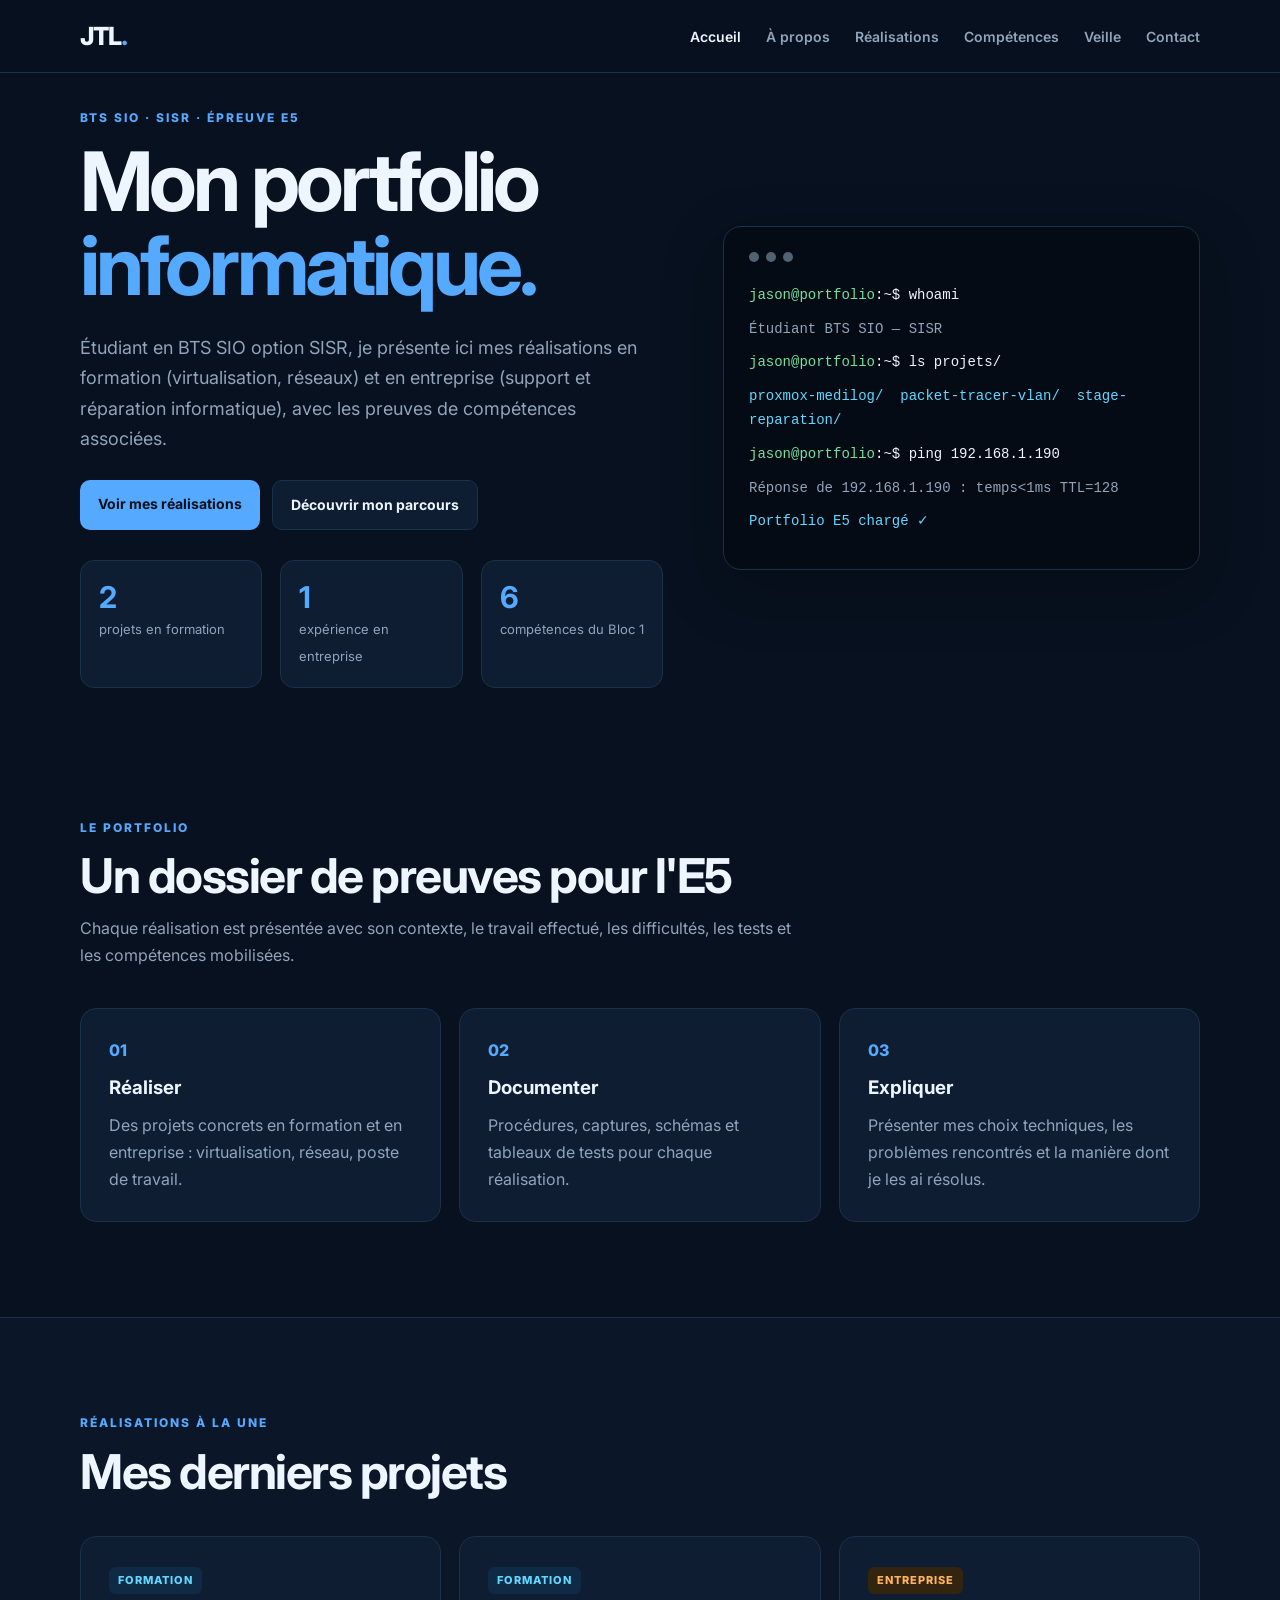
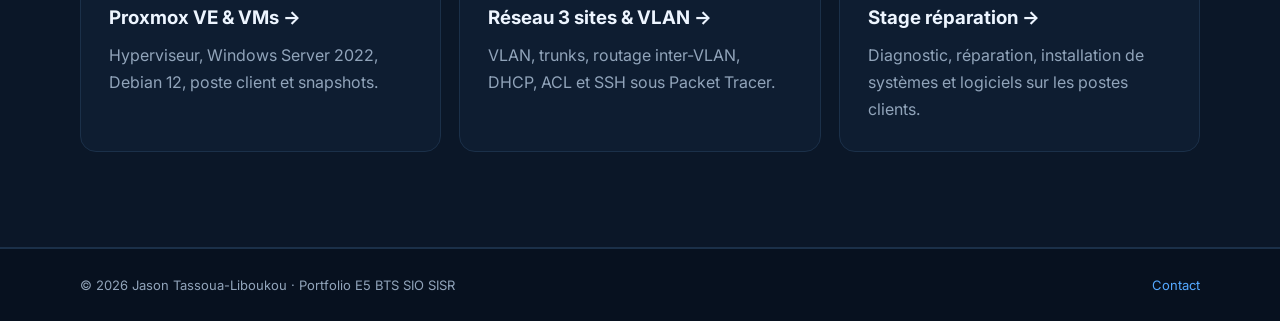
<file: index.html>
<!DOCTYPE html><html lang="fr"><head><meta charset="UTF-8"><meta name="viewport" content="width=device-width,initial-scale=1.0"><meta name="description" content="Portfolio E5 BTS SIO SISR"><title>Portfolio E5 | Jason Tassoua-Liboukou</title><style>@import url('https://fonts.googleapis.com/css2?family=Inter:wght@400;500;600;700;800&display=swap');
:root{--bg:#07111f;--bg2:#0b1728;--card:#0e1d31;--line:#1b3049;--text:#edf5ff;--muted:#91a4ba;--blue:#55a9ff;--cyan:#62d7ff;--green:#76e0a0;--orange:#ffb35c;--max:1120px}
*{box-sizing:border-box;margin:0;padding:0}html{scroll-behavior:smooth}body{font-family:Inter,Arial,sans-serif;background:var(--bg);color:var(--text);line-height:1.7}a{color:inherit;text-decoration:none}.container{width:min(92%,var(--max));margin:auto}
.header{position:sticky;top:0;z-index:10;background:rgba(7,17,31,.9);backdrop-filter:blur(15px);border-bottom:1px solid var(--line)}.nav{min-height:72px;display:flex;align-items:center;justify-content:space-between}.logo{font-size:25px;font-weight:800;letter-spacing:-1px}.logo span{color:var(--blue)}.nav-links{display:flex;gap:25px}.nav-links button{background:none;border:0;cursor:pointer;font-family:inherit;color:var(--muted);font-size:14px;font-weight:600}.nav-links button:hover,.nav-links .active{color:var(--text)}.menu-btn{display:none;background:none;border:0;color:white;font-size:25px;cursor:pointer}
.hero{min-height:650px;display:grid;grid-template-columns:1.1fr .9fr;align-items:center;gap:60px}.eyebrow{color:var(--blue);font-size:12px;font-weight:800;letter-spacing:2px;text-transform:uppercase;margin-bottom:12px}.hero h1{font-size:clamp(48px,7vw,82px);line-height:1.02;letter-spacing:-4px}.hero h1 span{color:var(--blue)}.hero-text{max-width:650px;color:var(--muted);font-size:18px;margin:25px 0}.buttons{display:flex;gap:12px;flex-wrap:wrap}.btn{display:inline-block;padding:12px 18px;border-radius:10px;font-weight:700;font-size:14px}.primary{background:var(--blue);color:#06101d}.secondary{border:1px solid var(--line);background:var(--card)}
.terminal{background:#050b14;border:1px solid var(--line);border-radius:18px;padding:25px;box-shadow:0 20px 60px rgba(0,0,0,.25);font-family:monospace;font-size:14px}.terminal-top{display:flex;gap:7px;margin-bottom:22px}.terminal-top i{width:10px;height:10px;border-radius:50%;background:#526273}.terminal p{margin:10px 0}.green{color:var(--green)}.blue{color:var(--cyan)}.muted{color:var(--muted)}
.section{padding:95px 0}.dark-section,.alt{background:var(--bg2);border-top:1px solid var(--line);border-bottom:1px solid var(--line)}.section-heading{max-width:720px;margin-bottom:38px}.section h2,.page-header h1{font-size:clamp(30px,5vw,48px);line-height:1.1;letter-spacing:-1.5px}.section-heading>p:last-child,.page-header>p:last-child{color:var(--muted);margin-top:12px}.cards{display:grid;gap:18px}.cards.three{grid-template-columns:repeat(3,1fr)}.card{background:var(--card);border:1px solid var(--line);border-radius:16px;padding:28px}.card h3{margin:8px 0}.card p{color:var(--muted)}.number{color:var(--blue);font-weight:800}.link-card{transition:.2s;cursor:pointer}.link-card:hover{transform:translateY(-4px);border-color:#315a82}
.stats{display:grid;grid-template-columns:repeat(3,1fr);gap:18px;margin-top:30px}.stat{background:var(--card);border:1px solid var(--line);border-radius:14px;padding:18px}.stat b{display:block;font-size:30px;color:var(--blue);line-height:1.2}.stat span{color:var(--muted);font-size:13px}
.page-header{padding:105px 0 55px}.page-header h1{font-size:clamp(40px,7vw,64px)}.two-col{display:grid;grid-template-columns:1.4fr .8fr;gap:60px}.two-col p{color:var(--muted);margin:14px 0}.info-box{background:var(--card);border:1px solid var(--line);border-radius:16px;padding:28px;height:max-content}.info-box p{margin:4px 0}.timeline{border-left:1px solid #29445f;margin-left:8px}.timeline-item{padding:0 0 35px 30px;position:relative}.timeline-item:before{content:"";position:absolute;left:-6px;top:9px;width:11px;height:11px;background:var(--blue);border-radius:50%}.timeline-item span{font-size:12px;color:var(--blue);font-weight:800;text-transform:uppercase}.timeline-item p{color:var(--muted)}.cv-section{display:flex;align-items:center;justify-content:space-between;gap:30px}
.notice{padding:18px 22px;background:#0b2036;border:1px solid #21496d;border-radius:12px;margin-bottom:30px;color:#c7d9ec}
.filters{display:flex;gap:10px;flex-wrap:wrap;margin-bottom:24px}.filters button{padding:8px 14px;border-radius:999px;border:1px solid var(--line);background:var(--card);color:var(--muted);font:600 13px Inter,Arial,sans-serif;cursor:pointer}.filters button.on{background:var(--blue);color:#06101d;border-color:var(--blue)}
.realisation-grid{display:grid;grid-template-columns:repeat(3,1fr);gap:18px}.project-card{background:var(--card);border:1px solid var(--line);border-radius:16px;padding:28px;min-height:260px;display:flex;flex-direction:column}.project-card h2{font-size:22px;margin:12px 0 10px;line-height:1.3}.project-card p{color:var(--muted)}.project-card a{display:inline-block;color:var(--blue);font-weight:700;margin-top:auto;padding-top:20px}.tag{font-size:11px;font-weight:800;letter-spacing:1px;padding:4px 9px;border-radius:6px;display:inline-block;width:max-content}.tag.cours{color:var(--cyan);background:#0f2a44}.tag.ent{color:var(--orange);background:#33240f}.tag.todo{color:var(--muted);background:#132235}.chips{display:flex;flex-wrap:wrap;gap:6px;margin-top:12px}.chips span{font-size:11px;padding:3px 8px;border:1px solid #234766;border-radius:6px;color:#bfe4ff}
.detail{display:grid;grid-template-columns:1fr 1fr;gap:18px}.detail article{background:var(--card);border:1px solid var(--line);padding:30px;border-radius:16px}.detail article.wide{grid-column:1/-1}.detail h2{font-size:24px;margin:10px 0}.detail p{color:var(--muted);margin-bottom:8px}.detail ul{color:var(--muted);padding-left:20px}.detail li{margin:4px 0}.detail strong{color:var(--text)}.step{color:var(--blue);font-weight:800}.back{display:inline-block;color:var(--blue);font-weight:700;margin-bottom:18px;cursor:pointer;background:none;border:0;font:700 14px Inter,Arial,sans-serif}
.todo-note{color:var(--orange)!important;font-size:13px}
.skills-grid{display:grid;grid-template-columns:repeat(2,1fr);gap:18px}.skill{background:var(--card);border:1px solid var(--line);border-radius:16px;padding:30px}.skill>span{color:var(--blue);font-weight:800}.skill h2{font-size:23px;margin:9px 0}.skill p{color:var(--muted)}.skill-proof{border-top:1px solid var(--line);margin-top:18px;padding-top:14px;color:#c4d5e6;font-size:13px}
.table-wrap{overflow:auto;border:1px solid var(--line);border-radius:12px}table{width:100%;border-collapse:collapse;min-width:650px}th,td{text-align:left;padding:14px;border-bottom:1px solid var(--line)}th{background:#102238;font-size:12px;color:var(--blue)}td{color:var(--muted)}td.ok{color:var(--green);font-weight:800}
.contact-grid{display:grid;grid-template-columns:repeat(3,1fr);gap:18px}.contact-card{background:var(--card);border:1px solid var(--line);border-radius:16px;padding:30px}.contact-card>span{font-size:24px;color:var(--blue)}.contact-card h2{margin:10px 0}.contact-card p{color:var(--muted)}
footer{border-top:1px solid var(--line);padding:25px 0}.footer-content{display:flex;justify-content:space-between;gap:20px;color:var(--muted);font-size:13px}.footer-content a{color:var(--blue)}
.veille-topic{margin-top:18px;padding:22px 24px;background:linear-gradient(135deg,rgba(85,169,255,.10),rgba(98,215,255,.04));border:1px solid #28547d;border-radius:16px}.veille-topic .label{display:block;margin-bottom:6px;color:var(--blue);font-size:11px;font-weight:800;letter-spacing:1.2px;text-transform:uppercase}.veille-topic strong{font-size:20px;line-height:1.35}.veille-list{margin-top:14px;display:grid;gap:10px}.veille-list p{margin:0;color:var(--muted)}.veille-list b{color:var(--text)}.veille-section-title{margin:0 0 24px}.veille-fiche{background:var(--card);border:1px solid var(--line);border-radius:18px;overflow:hidden}.veille-fiche-head{padding:26px 28px;background:#0b2036;border-bottom:1px solid var(--line)}.veille-fiche-head .fiche-number{color:var(--cyan);font-size:12px;font-weight:800;letter-spacing:1.5px;text-transform:uppercase}.veille-fiche-head h2{font-size:28px;margin:8px 0 12px}.veille-meta{display:flex;gap:10px;flex-wrap:wrap}.veille-meta span{padding:6px 10px;border:1px solid #294765;border-radius:999px;color:#bdd0e4;font-size:12px}.veille-fiche-body{padding:30px 28px}.veille-block{margin-bottom:28px}.veille-block:last-child{margin-bottom:0}.veille-block h3{font-size:18px;margin-bottom:10px}.veille-block p{color:var(--muted);margin:0 0 12px}.veille-block p:last-child{margin-bottom:0}.veille-tags{display:flex;flex-wrap:wrap;gap:9px}.veille-tag{padding:7px 10px;border-radius:8px;background:#102843;border:1px solid #234766;color:#bfe4ff;font-size:12px;font-weight:700}.veille-source-link{display:inline-block;margin-top:8px;color:var(--blue);font-weight:700}.veille-source-link:hover{text-decoration:underline}.veille-conclusion{padding:18px 20px;border-left:3px solid var(--blue);background:#0a1a2d;border-radius:0 12px 12px 0}
.cv-card{display:grid;grid-template-columns:1fr auto;align-items:center;gap:28px;background:var(--card);border:1px solid var(--line);border-radius:16px;padding:30px;width:100%}.cv-card p{color:var(--muted);margin-top:8px}.cv-actions{display:flex;gap:10px;flex-wrap:wrap}.cv-note{font-size:12px;color:var(--muted);margin-top:8px}.veille-fiche+.veille-fiche{margin-top:26px}.veille-update{display:inline-block;margin-top:16px;padding:7px 11px;border:1px solid #294765;border-radius:999px;color:#bdd0e4;font-size:12px;background:rgba(14,29,49,.55)}
@media(max-width:800px){.menu-btn{display:block}.nav-links{display:none;position:absolute;top:72px;left:0;width:100%;padding:20px;background:var(--bg2);flex-direction:column;border-bottom:1px solid var(--line)}.nav-links.open{display:flex}.hero,.two-col,.detail{grid-template-columns:1fr}.cards.three,.realisation-grid,.skills-grid,.contact-grid,.stats{grid-template-columns:1fr}.hero{padding:70px 0}.terminal{margin-bottom:30px}.cv-section{display:block}.hero h1{letter-spacing:-2px}.section{padding:70px 0}.veille-fiche-head,.veille-fiche-body{padding:22px 20px}.veille-fiche-head h2{font-size:23px}.cv-card{grid-template-columns:1fr}.cv-actions{width:100%}.cv-actions .btn{flex:1;text-align:center}}
.page{display:none}.page.active{display:block}</style></head><body>
<header class="header"><nav class="nav container"><a class="logo" href="#" onclick="showPage('accueil');return false">JTL<span>.</span></a><button class="menu-btn" onclick="toggleMenu()">☰</button><div class="nav-links" id="nav"><button onclick="showPage('accueil')">Accueil</button><button onclick="showPage('apropos')">À propos</button><button onclick="showPage('realisations')">Réalisations</button><button onclick="showPage('competences')">Compétences</button><button onclick="showPage('veille')">Veille</button><button onclick="showPage('contact')">Contact</button></div></nav></header>
<main>

<!-- ================= ACCUEIL ================= -->
<section id="accueil" class="page">
  <section class="hero container">
    <div class="hero-content">
      <p class="eyebrow">BTS SIO · SISR · Épreuve E5</p>
      <h1>Mon portfolio<br><span>informatique.</span></h1>
      <p class="hero-text">Étudiant en BTS SIO option SISR, je présente ici mes réalisations en formation (virtualisation, réseaux) et en entreprise (support et réparation informatique), avec les preuves de compétences associées.</p>
      <div class="buttons">
        <a class="btn primary" href="#" onclick="showPage('realisations');return false">Voir mes réalisations</a>
        <a class="btn secondary" href="#" onclick="showPage('apropos');return false">Découvrir mon parcours</a>
      </div>
      <div class="stats">
        <div class="stat"><b>2</b><span>projets en formation</span></div>
        <div class="stat"><b>1</b><span>expérience en entreprise</span></div>
        <div class="stat"><b>6</b><span>compétences du Bloc 1</span></div>
      </div>
    </div>
    <div class="hero-card">
      <div class="terminal">
        <div class="terminal-top"><i></i><i></i><i></i></div>
        <p><span class="green">jason@portfolio</span>:~$ whoami</p>
        <p class="muted">Étudiant BTS SIO — SISR</p>
        <p><span class="green">jason@portfolio</span>:~$ ls projets/</p>
        <p class="blue">proxmox-medilog/ &nbsp;packet-tracer-vlan/ &nbsp;stage-reparation/</p>
        <p><span class="green">jason@portfolio</span>:~$ ping 192.168.1.190</p>
        <p class="muted">Réponse de 192.168.1.190 : temps&lt;1ms TTL=128</p>
        <p class="blue">Portfolio E5 chargé ✓</p>
      </div>
    </div>
  </section>

  <section class="section container">
    <div class="section-heading">
      <p class="eyebrow">Le portfolio</p>
      <h2>Un dossier de preuves pour l'E5</h2>
      <p>Chaque réalisation est présentée avec son contexte, le travail effectué, les difficultés, les tests et les compétences mobilisées.</p>
    </div>
    <div class="cards three">
      <article class="card"><span class="number">01</span><h3>Réaliser</h3><p>Des projets concrets en formation et en entreprise : virtualisation, réseau, poste de travail.</p></article>
      <article class="card"><span class="number">02</span><h3>Documenter</h3><p>Procédures, captures, schémas et tableaux de tests pour chaque réalisation.</p></article>
      <article class="card"><span class="number">03</span><h3>Expliquer</h3><p>Présenter mes choix techniques, les problèmes rencontrés et la manière dont je les ai résolus.</p></article>
    </div>
  </section>

  <section class="section dark-section">
    <div class="container">
      <div class="section-heading"><p class="eyebrow">Réalisations à la une</p><h2>Mes derniers projets</h2></div>
      <div class="cards three">
        <a class="card link-card" onclick="showPage('tp-proxmox')"><span class="tag cours">FORMATION</span><h3>Proxmox VE & VMs →</h3><p>Hyperviseur, Windows Server 2022, Debian 12, poste client et snapshots.</p></a>
        <a class="card link-card" onclick="showPage('tp-vlan')"><span class="tag cours">FORMATION</span><h3>Réseau 3 sites & VLAN →</h3><p>VLAN, trunks, routage inter-VLAN, DHCP, ACL et SSH sous Packet Tracer.</p></a>
        <a class="card link-card" onclick="showPage('stage')"><span class="tag ent">ENTREPRISE</span><h3>Stage réparation →</h3><p>Diagnostic, réparation, installation de systèmes et logiciels sur les postes clients.</p></a>
      </div>
    </div>
  </section>
</section>

<!-- ================= A PROPOS ================= -->
<section id="apropos" class="page">
<section class="page-header container"><p class="eyebrow">01 · À PROPOS</p><h1>Mon parcours</h1><p>Une présentation synthétique de mon parcours et de ma formation.</p></section>
<section class="section container two-col">
  <div><p class="eyebrow">Présentation</p><h2>Jason Tassoua-Liboukou</h2>
  <p>Je suis étudiant en deuxième année de <strong>BTS SIO</strong>, option <strong>SISR</strong> (Solutions d'Infrastructure, Systèmes et Réseaux), au CFA ITIS.</p>
  <p>En formation, je travaille sur des infrastructures concrètes : virtualisation avec Proxmox, serveurs Windows et Linux, segmentation réseau avec des VLAN et sécurisation des accès.</p>
  <p>En entreprise, j'ai effectué mon stage dans un service de réparation informatique, où j'ai pris en charge le diagnostic et la remise en état de postes ainsi que l'installation de systèmes et de logiciels.</p>
  <p>Mon objectif est de progresser dans les systèmes, les réseaux et la cybersécurité.</p></div>
  <div class="info-box"><h3>Formation</h3><p><strong>BTS SIO — SISR</strong></p><p>2ème année · 2026–2027</p><p>CFA ITIS · Évry</p><h3 style="margin-top:18px">Domaines</h3><p>Virtualisation · Réseaux</p><p>Windows Server · Linux</p><p>Support utilisateur</p></div>
</section>
<section class="section alt"><div class="container"><div class="section-heading"><p class="eyebrow">Parcours</p><h2>Formation & expériences</h2></div>
<div class="timeline">
  <div class="timeline-item"><span>Formation</span><h3>BTS SIO — SISR</h3><p>Deuxième année · CFA ITIS · 2026–2027</p></div>
  <div class="timeline-item"><span>Stage</span><h3>Technicien en service de réparation informatique</h3><p>Diagnostic de pannes, réparation, installation et configuration de systèmes et de logiciels.</p></div>
  <div class="timeline-item"><span>Diplôme</span><h3>Bac Pro Systèmes Numériques</h3><p>Formation orientée systèmes numériques et informatique.</p></div>
  <div class="timeline-item"><span>Expériences</span><h3>Expériences professionnelles</h3><p>Assistance, accueil, logistique et support technique.</p></div>
</div></div></section>
<section class="section container cv-section">
  <div class="cv-card">
    <div><p class="eyebrow">CV</p><h2>Mon CV</h2><p>Retrouvez mon parcours, mes compétences, mes projets et mes expériences professionnelles dans mon CV.</p><p class="cv-note">CV mis à disposition directement depuis le portfolio.</p></div>
    <div class="cv-actions">
      <a class="btn primary" href="CV_Jason_Tassoua_Liboukou.pdf" target="_blank" rel="noopener">Ouvrir mon CV</a>
      <a class="btn secondary" href="CV_Jason_Tassoua_Liboukou.pdf" download>Télécharger le PDF</a>
    </div>
  </div>
</section>
</section>

<!-- ================= REALISATIONS ================= -->
<section id="realisations" class="page">
<section class="page-header container"><p class="eyebrow">02 · RÉALISATIONS</p><h1>Mes réalisations</h1><p>Projets réalisés en formation et en entreprise, documentés pour l'épreuve E5.</p></section>
<section class="section container">
<div class="filters">
  <button class="on" onclick="filterCards('all',this)">Toutes</button>
  <button onclick="filterCards('cours',this)">En formation</button>
  <button onclick="filterCards('ent',this)">En entreprise</button>
</div>
<div class="realisation-grid">
  <article class="project-card" data-type="cours"><span class="tag cours">FORMATION · TP1</span><h2>Infrastructure virtualisée sous Proxmox VE</h2><p>Mise en place de l'hyperviseur Medilog, création de SRV-DC01 (Windows Server 2022), SRV-FS01 (Debian 12) et d'un poste client, snapshots et tests réseau.</p><div class="chips"><span>Proxmox</span><span>Windows Server</span><span>Debian</span><span>Snapshots</span></div><a href="#" onclick="showPage('tp-proxmox');return false">Voir la fiche →</a></article>
  <article class="project-card" data-type="cours"><span class="tag cours">FORMATION · RÉSEAU</span><h2>Réseau multisite Medilog avec VLAN</h2><p>Maquette Packet Tracer de 3 sites : VLAN, trunks 802.1Q, routage inter-VLAN, liaisons WAN, DHCP, DNS, ACL et administration SSH.</p><div class="chips"><span>Cisco</span><span>VLAN</span><span>DHCP</span><span>ACL</span><span>SSH</span></div><a href="#" onclick="showPage('tp-vlan');return false">Voir la fiche →</a></article>
  <article class="project-card" data-type="ent"><span class="tag ent">ENTREPRISE · STAGE</span><h2>Support et réparation de postes informatiques</h2><p>Accueil client, diagnostic matériel et logiciel, réparation, installation de systèmes d'exploitation et de logiciels, restitution du poste.</p><div class="chips"><span>Diagnostic</span><span>Windows</span><span>Logiciels</span><span>Support</span></div><a href="#" onclick="showPage('stage');return false">Voir la fiche →</a></article>
</div>
</section>
</section>

<!-- ================= FICHE TP PROXMOX ================= -->
<section id="tp-proxmox" class="page">
<section class="page-header container"><button class="back" onclick="showPage('realisations')">← Retour aux réalisations</button><p class="eyebrow">FICHE E5 · FORMATION</p><h1>Infrastructure virtualisée sous Proxmox VE</h1><p>Projet Medilog Services · TP1 · Situation professionnelle SP1</p></section>
<section class="section container detail">
  <article><span class="step">01</span><h2>Contexte</h2><p><strong>Organisation :</strong> Medilog Services, PME de 65 salariés (cas d'entreprise fictif du CFA ITIS).</p><p><strong>Demandeur :</strong> le DSI de Medilog.</p><p><strong>Situation :</strong> l'entreprise n'a pas d'infrastructure serveur. Il faut poser la fondation sur laquelle reposera tout le reste du projet.</p></article>
  <article><span class="step">02</span><h2>Besoin & objectifs</h2><ul><li>Installer un hyperviseur Proxmox VE sur un serveur physique.</li><li>Créer un futur contrôleur de domaine sous Windows Server 2022.</li><li>Créer un serveur de fichiers sous Debian 12.</li><li>Ajouter un poste client et vérifier la communication entre toutes les machines.</li><li>Prendre un snapshot de sécurité avant l'installation d'Active Directory.</li></ul></article>
  <article><span class="step">03</span><h2>Environnement</h2><ul><li><strong>Hyperviseur :</strong> Proxmox VE 8, interface web sur le port 8006.</li><li><strong>SRV-DC01 :</strong> Windows Server 2022, 4 Go de RAM, 2 cœurs, 60 Go.</li><li><strong>SRV-FS01 :</strong> Debian 12 sans interface graphique, SSH, 2 Go de RAM.</li><li><strong>Poste client :</strong> Windows 11.</li><li><strong>Réseau :</strong> 192.168.1.0/24, bridge vmbr0, passerelle 192.168.1.1.</li></ul></article>
  <article><span class="step">04</span><h2>Travail réalisé</h2><ul><li>Création de la clé USB bootable avec Rufus et installation bare-metal de Proxmox.</li><li>Upload des ISO Windows Server et Debian dans le stockage local.</li><li>Création des VM : machine q35, BIOS UEFI, disques SCSI au format qcow2, cartes réseau VirtIO.</li><li>Installation des systèmes et configuration des adresses IP fixes.</li><li>Snapshot « base-propre-avant-AD » sur SRV-DC01.</li></ul></article>
  <article class="wide"><span class="step">05</span><h2>Plan d'adressage</h2><div class="table-wrap"><table><thead><tr><th>Machine</th><th>Système</th><th>Adresse IP</th><th>Rôle</th></tr></thead><tbody>
    <tr><td>pve</td><td>Proxmox VE 8</td><td>192.168.1.13</td><td>Hyperviseur</td></tr>
    <tr><td>SRV-DC01</td><td>Windows Server 2022</td><td>192.168.1.190</td><td>Futur contrôleur de domaine et DNS</td></tr>
    <tr><td>SRV-FS01</td><td>Debian 12</td><td>192.168.1.191</td><td>Serveur de fichiers</td></tr>
    <tr><td>PC-Client</td><td>Windows 11</td><td>192.168.1.198</td><td>Poste utilisateur</td></tr>
  </tbody></table></div></article>
  <article><span class="step">06</span><h2>Difficultés & solutions</h2><ul><li><strong>Disque invisible à l'installation de Windows :</strong> le contrôleur SCSI VirtIO demande un pilote. J'ai monté l'ISO virtio-win et chargé le pilote vioscsi pendant l'installation.</li><li><strong>Copier-coller impossible dans la console noVNC :</strong> le clavier AZERTY transformait les chiffres en symboles. J'ai utilisé l'interface graphique et le clavier visuel de Windows.</li><li><strong>Ping bloqué vers Windows :</strong> le pare-feu bloque l'ICMP par défaut. J'ai ajouté une règle autorisant le ping entrant.</li></ul></article>
  <article><span class="step">07</span><h2>Tests & résultat</h2><div class="table-wrap"><table style="min-width:0"><thead><tr><th>Test</th><th>Résultat</th></tr></thead><tbody>
    <tr><td>Interface web Proxmox accessible</td><td class="ok">OK</td></tr>
    <tr><td>ipconfig sur SRV-DC01 : 192.168.1.190</td><td class="ok">OK</td></tr>
    <tr><td>Ping de SRV-DC01 vers SRV-FS01</td><td class="ok">0 % de perte</td></tr>
    <tr><td>Ping du poste client vers SRV-DC01</td><td class="ok">0 % de perte</td></tr>
    <tr><td>Snapshot base-propre-avant-AD visible</td><td class="ok">OK</td></tr>
  </tbody></table></div></article>
  <article class="wide"><span class="step">08</span><h2>Pourquoi un snapshot avant Active Directory ?</h2><p>La promotion en contrôleur de domaine modifie le serveur en profondeur : rôles, DNS, schéma et comptes. Une erreur, comme un mauvais nom de domaine ou une mauvaise IP, est difficile à annuler proprement. Le snapshot permet de revenir en quelques secondes à un Windows sain et déjà configuré, sans tout réinstaller.</p><p><strong>Compétences mobilisées :</strong> C1 Gérer le patrimoine informatique · C5 Mettre à disposition un service · C4 Travailler en mode projet.</p><p class="todo-note">À ajouter : les captures de l'interface Proxmox, des VM, des pings et du snapshot.</p></article>
</section>
</section>

<!-- ================= FICHE TP VLAN ================= -->
<section id="tp-vlan" class="page">
<section class="page-header container"><button class="back" onclick="showPage('realisations')">← Retour aux réalisations</button><p class="eyebrow">FICHE E5 · FORMATION</p><h1>Réseau multisite Medilog avec VLAN</h1><p>Maquette Cisco Packet Tracer · 3 sites : Melun, Montereau et Fontainebleau</p></section>
<section class="section container detail">
  <article><span class="step">01</span><h2>Contexte</h2><p><strong>Organisation :</strong> Medilog Services, avec un siège à Melun et deux antennes.</p><p><strong>Situation :</strong> le réseau n'est pas segmenté et les sites ne sont pas interconnectés de façon structurée.</p></article>
  <article><span class="step">02</span><h2>Besoin & objectifs</h2><ul><li>Segmenter chaque site en VLAN : administration, utilisateurs, serveurs et DMZ.</li><li>Interconnecter les 3 sites, avec Melun comme site central.</li><li>Distribuer les adresses IP par DHCP.</li><li>Empêcher les utilisateurs d'accéder au VLAN d'administration.</li><li>Administrer les routeurs à distance de façon sécurisée.</li></ul></article>
  <article><span class="step">03</span><h2>Environnement</h2><ul><li>3 routeurs Cisco 2911 et 3 switchs Cisco 2960.</li><li>7 postes et 1 serveur Web et DNS, SRV-MEL.</li><li>Réseaux LAN en 192.168.x.0/24 et 10.x.x.0/24, WAN en /30.</li></ul></article>
  <article><span class="step">04</span><h2>Travail réalisé</h2><ul><li>Création des VLAN, des ports access et des trunks 802.1Q.</li><li>Routage inter-VLAN en « router-on-a-stick » avec des sous-interfaces.</li><li>Liaisons WAN et routes statiques, avec une route par défaut vers Melun.</li><li>Pools DHCP par VLAN, avec la passerelle et le DNS.</li><li>Serveur HTTP et DNS pour l'intranet intranet.medilog.local.</li><li>ACL étendues pour isoler le VLAN ADMIN.</li><li>SSH v2 avec un compte local et Telnet désactivé.</li></ul></article>
  <article><span class="step">05</span><h2>Difficultés & solutions</h2><ul><li><strong>Les postes ne recevaient plus d'IP après l'ACL :</strong> le refus implicite en fin d'ACL bloquait les requêtes DHCP. J'ai ajouté une ligne qui autorise bootpc vers bootps en tête d'ACL.</li><li><strong>Ping de ADMIN vers les utilisateurs refusé :</strong> l'ACL bloquait la réponse ICMP. J'ai autorisé les echo-reply vers ADMIN pour respecter la règle R3.</li></ul></article>
  <article><span class="step">06</span><h2>Tests & résultat</h2><ul><li>Toutes les passerelles répondent au ping.</li><li>Les utilisateurs des antennes joignent SRV-MEL et l'intranet.</li><li>Le ping des utilisateurs vers le VLAN ADMIN échoue, comme attendu.</li><li>Les postes reçoivent la bonne configuration par DHCP.</li><li>La connexion SSH aux routeurs distants fonctionne et Telnet est refusé.</li></ul><p><strong>Compétences :</strong> C2 · C5 · C4.</p></article>
</section>
</section>

<!-- ================= FICHE STAGE ================= -->
<section id="stage" class="page">
<section class="page-header container"><button class="back" onclick="showPage('realisations')">← Retour aux réalisations</button><p class="eyebrow">FICHE E5 · ENTREPRISE</p><h1>Support et réparation de postes informatiques</h1><p>Stage en service de réparation informatique</p></section>
<section class="section container detail">
  <article><span class="step">01</span><h2>Contexte</h2><p><strong>Entreprise :</strong> <span class="todo-note">[nom de l'entreprise]</span></p><p><strong>Service :</strong> réparation et maintenance informatique.</p><p><strong>Période :</strong> <span class="todo-note">[dates du stage]</span></p><p><strong>Situation :</strong> des particuliers et des professionnels déposent des ordinateurs en panne, lents ou à réinstaller.</p></article>
  <article><span class="step">02</span><h2>Besoin & objectifs</h2><ul><li>Diagnostiquer la panne, qu'elle soit matérielle ou logicielle.</li><li>Réparer ou remettre en état le poste.</li><li>Installer et configurer le système d'exploitation et les logiciels demandés.</li><li>Rendre au client un poste fonctionnel, à jour et sécurisé.</li></ul></article>
  <article><span class="step">03</span><h2>Environnement</h2><ul><li>Postes fixes et ordinateurs portables de clients.</li><li>Windows 10 et Windows 11.</li><li>Clés USB d'installation, outils de diagnostic et logiciels bureautiques et de sécurité.</li><li><span class="todo-note">[ajoute les outils précis utilisés : logiciel de tickets, outil de sauvegarde, antivirus…]</span></li></ul></article>
  <article><span class="step">04</span><h2>Travail réalisé</h2><ul><li>Prise en charge du poste et recueil du besoin auprès du client.</li><li>Diagnostic : tests du matériel, analyse des lenteurs et des erreurs.</li><li>Sauvegarde des données du client avant toute intervention.</li><li>Installation ou réinstallation de Windows, des pilotes et des mises à jour.</li><li>Installation et configuration des logiciels : bureautique, navigateur, antivirus…</li><li>Tests finaux et restitution du poste au client.</li></ul></article>
  <article><span class="step">05</span><h2>Difficultés & solutions</h2><p class="todo-note">Décris ici une ou deux interventions réelles, par exemple : « Un PC portable ne démarrait plus. J'ai testé la RAM et le disque, trouvé un disque défaillant, sauvegardé les données, remplacé le disque et réinstallé Windows. »</p></article>
  <article><span class="step">06</span><h2>Tests & résultat</h2><ul><li>Le poste démarre correctement et le système est activé et à jour.</li><li>Les logiciels demandés sont installés et fonctionnent.</li><li>Les données du client sont restaurées.</li><li>Le client valide le poste à la restitution.</li></ul><p><strong>Compétences :</strong> C1 Gérer le patrimoine · C2 Répondre aux incidents · C5 Mettre à disposition un service.</p></article>
</section>
</section>

<!-- ================= COMPETENCES ================= -->
<section id="competences" class="page">
<section class="page-header container"><p class="eyebrow">03 · COMPÉTENCES</p><h1>Bloc 1</h1><p>Correspondance entre mes réalisations et les compétences du référentiel.</p></section>
<section class="section container">
<div class="skills-grid">
<article class="skill"><span>01</span><h2>Gérer le patrimoine informatique</h2><p>Inventaire, comptes, équipements, licences et documentation.</p><div class="skill-proof">Réalisations liées : TP Proxmox (plan d'adressage, VM documentées) · Stage (prise en charge des postes clients)</div></article>
<article class="skill"><span>02</span><h2>Répondre aux incidents</h2><p>Tickets, diagnostic, assistance, résolution et traçabilité.</p><div class="skill-proof">Réalisations liées : Stage (diagnostic et réparation) · TP VLAN (dépannage DHCP et ACL)</div></article>
<article class="skill"><span>03</span><h2>Développer la présence en ligne</h2><p>Site web, CMS, contenu, services et visibilité en ligne.</p><div class="skill-proof">Réalisations liées : Portfolio · TP VLAN (intranet HTTP et DNS)</div></article>
<article class="skill"><span>04</span><h2>Travailler en mode projet</h2><p>Objectifs, planning, répartition, suivi et bilan.</p><div class="skill-proof">Réalisations liées : Projet Medilog (TP en binôme, étapes validées une par une)</div></article>
<article class="skill"><span>05</span><h2>Mettre à disposition un service</h2><p>Installer, configurer, tester, documenter et accompagner.</p><div class="skill-proof">Réalisations liées : TP Proxmox (serveurs) · TP VLAN (DHCP, DNS, SSH) · Stage (installation de logiciels)</div></article>
<article class="skill"><span>06</span><h2>Développement professionnel</h2><p>Veille, portfolio, certifications, CV et projet professionnel.</p><div class="skill-proof">Réalisations liées : Portfolio · Veille technologique</div></article>
</div>
</section>
<section class="section alt"><div class="container"><div class="section-heading"><p class="eyebrow">Tableau de suivi</p><h2>Réalisations ↔ compétences</h2></div>
<div class="table-wrap"><table><thead><tr><th>Réalisation</th><th>Type</th><th>C1</th><th>C2</th><th>C3</th><th>C4</th><th>C5</th><th>C6</th></tr></thead><tbody>
<tr><td>Infrastructure Proxmox VE</td><td>Formation</td><td class="ok">✓</td><td>—</td><td>—</td><td class="ok">✓</td><td class="ok">✓</td><td>—</td></tr>
<tr><td>Réseau multisite VLAN</td><td>Formation</td><td>—</td><td class="ok">✓</td><td class="ok">✓</td><td class="ok">✓</td><td class="ok">✓</td><td>—</td></tr>
<tr><td>Stage réparation informatique</td><td>Entreprise</td><td class="ok">✓</td><td class="ok">✓</td><td>—</td><td>—</td><td class="ok">✓</td><td>—</td></tr>
<tr><td>Portfolio</td><td>Personnel</td><td>—</td><td>—</td><td class="ok">✓</td><td class="ok">✓</td><td>—</td><td class="ok">✓</td></tr>
<tr><td>Veille technologique</td><td>Personnel</td><td>—</td><td>—</td><td>—</td><td>—</td><td>—</td><td class="ok">✓</td></tr>
</tbody></table></div></div></section>
</section>

<!-- ================= VEILLE (inchangée) ================= -->
<section id="veille" class="page">
<section class="page-header container">
  <p class="eyebrow">04 · VEILLE TECHNOLOGIQUE</p>
  <h1>L'IA dans les jeux vidéo</h1>
  <p>Suivi de l'évolution de l'intelligence artificielle et de son impact sur la création et l'expérience des jeux vidéo.</p>
  <span class="veille-update">Dernière mise à jour : 14 octobre 2026</span>
</section>
<section class="section container two-col">
  <div>
    <p class="eyebrow">Mon sujet de veille</p>
    <h2>L'évolution de l'intelligence artificielle dans les jeux vidéo</h2>
    <div class="veille-topic"><span class="label">Problématique</span><strong>Comment l'intelligence artificielle transforme-t-elle la création et l'expérience des jeux vidéo ?</strong></div>
    <div class="veille-list">
      <p><b>Objectif :</b> suivre les nouvelles technologies d'IA utilisées dans le développement, les tests, la génération de contenu et l'expérience des joueurs.</p>
      <p><b>Début de la veille :</b> 22 septembre 2026</p>
      <p><b>Pourquoi ce sujet ?</b> L'IA prend une place de plus en plus importante dans les outils de création de jeux. Cette veille permet d'observer concrètement comment les méthodes de développement évoluent.</p>
    </div>
  </div>
  <aside class="info-box">
    <h3>Méthode de veille</h3>
    <p><strong>Sources suivies :</strong></p>
    <p>• Newsrooms et blogs officiels des studios</p><p>• Sites des moteurs de jeu</p><p>• Articles de presse spécialisée</p><p>• Conférences et annonces techniques</p>
    <p style="margin-top:14px"><strong>Pour chaque information :</strong></p>
    <p>date → source → résumé → technologies → impact → évolution du sujet</p>
  </aside>
</section>
<section class="section alt"><div class="container">
  <div class="section-heading veille-section-title"><p class="eyebrow">Actualités suivies</p><h2>Mes fiches de veille</h2><p>Chaque fiche présente une information vérifiée et explique ce qu'elle apporte à l'évolution de mon sujet.</p></div>
  <article class="veille-fiche">
    <header class="veille-fiche-head"><span class="fiche-number">Fiche n°1</span><h2>Roblox fait évoluer l'IA vers un véritable assistant de développement</h2><div class="veille-meta"><span>15 avril 2026</span><span>Roblox Newsroom</span><span>IA générative & agents IA</span></div></header>
    <div class="veille-fiche-body">
      <div class="veille-block"><h3>Résumé de l'information</h3>
        <p>Roblox a présenté de nouvelles fonctions d'intelligence artificielle intégrées à Roblox Studio et à Roblox Assistant. L'objectif est d'utiliser des agents IA capables d'accompagner les créateurs à plusieurs étapes du développement d'un jeu.</p>
        <p>L'IA peut participer à une boucle de travail organisée autour de trois grandes étapes : <strong>planifier, construire et tester</strong>. Le mode de planification peut analyser le code et le modèle de données d'un projet afin de produire un plan d'action détaillé et modifiable avant d'effectuer des changements.</p>
        <p>Roblox ajoute également des outils de génération de modèles et de contenu procédural ainsi qu'un agent de playtest capable d'analyser le jeu, de lire les journaux et de vérifier automatiquement certains comportements.</p>
        <p>Roblox indique que <strong>44 % des 1 000 créateurs les plus importants de la plateforme</strong> utilisaient déjà Roblox Assistant ou des outils d'IA tiers via MCP pour planifier, construire ou tester leurs jeux pendant la période étudiée.</p></div>
      <div class="veille-block"><h3>Technologies concernées</h3><div class="veille-tags"><span class="veille-tag">IA générative</span><span class="veille-tag">Agents IA</span><span class="veille-tag">Génération procédurale</span><span class="veille-tag">Génération 3D</span><span class="veille-tag">Tests automatisés</span><span class="veille-tag">Analyse du code et des données</span></div></div>
      <div class="veille-block"><h3>Impact sur le gaming</h3>
        <p>Cette évolution peut accélérer certaines tâches de développement et réduire le temps consacré aux opérations répétitives. L'IA n'est plus seulement utilisée pour générer du contenu : elle peut désormais intervenir dans la préparation d'un projet, sa construction et sa phase de test.</p>
        <p>Pour les développeurs indépendants et les petites équipes, ces outils peuvent faciliter le prototypage et rendre certaines étapes techniques plus accessibles. Le développeur reste cependant indispensable pour définir l'idée, contrôler les résultats et prendre les décisions artistiques et techniques.</p></div>
      <div class="veille-block"><h3>Évolution de mon sujet</h3><div class="veille-conclusion"><p>Cette actualité montre le passage d'une IA utilisée comme simple outil d'assistance à une IA capable d'enchaîner plusieurs tâches dans le cycle de développement. La tendance dépasse Roblox : Unity présente également Unity 7 comme une plateforme conçue pour permettre aux créateurs et aux agents de programmation de collaborer tout au long du cycle de développement.</p></div></div>
      <div class="veille-block"><h3>Sources</h3><p><strong>Source principale :</strong> Roblox, « Roblox Studio is Going Agentic », 15 avril 2026.</p><a class="veille-source-link" href="https://about.roblox.com/fr/newsroom/2026/04/roblox-studio-going-agentic" target="_blank" rel="noopener">Consulter la publication Roblox →</a><br><a class="veille-source-link" href="https://unity.com/releases/unity-7" target="_blank" rel="noopener">Consulter la page Unity 7 →</a></div>
    </div>
  </article>
  <article class="veille-fiche">
    <header class="veille-fiche-head"><span class="fiche-number">Fiche n°2</span><h2>Google et Unity veulent rendre la création de jeux par IA accessible à un public beaucoup plus large</h2><div class="veille-meta"><span>7 octobre 2026</span><span>Unity</span><span>Google AI & création de jeux</span></div></header>
    <div class="veille-fiche-body">
      <div class="veille-block"><h3>Résumé de l'information</h3>
        <p>Le 7 octobre 2026, Google et Unity ont annoncé un partenariat stratégique autour d'une nouvelle plateforme de création de jeux intégrant l'intelligence artificielle. L'objectif annoncé est de réunir les technologies d'IA de Google avec l'expérience de Unity dans les moteurs et outils de création de jeux.</p>
        <p>Unity présente cette initiative comme une nouvelle manière de créer des expériences interactives avec des outils plus accessibles. Le projet comprend notamment <strong>Unity Spark</strong>, une expérience de création dans le navigateur qui doit permettre de concevoir et partager des jeux sans avoir besoin de connaître auparavant Unity ou le développement de jeux.</p>
        <p>Unity insiste également sur le fait que l'IA ne doit pas simplement générer un jeu complet en une seule instruction. L'idée est plutôt de donner au créateur un environnement dans lequel il peut construire, modifier, tester et améliorer progressivement son expérience.</p></div>
      <div class="veille-block"><h3>Technologies concernées</h3><div class="veille-tags"><span class="veille-tag">IA générative</span><span class="veille-tag">Création assistée par IA</span><span class="veille-tag">Création dans le navigateur</span><span class="veille-tag">Moteur Unity</span><span class="veille-tag">Google AI</span><span class="veille-tag">Génération d'expériences interactives</span></div></div>
      <div class="veille-block"><h3>Impact sur le gaming</h3>
        <p>Cette annonce peut réduire encore davantage la barrière d'entrée dans la création de jeux vidéo. Des personnes qui ne maîtrisent pas encore un moteur de jeu ou la programmation pourraient utiliser l'IA comme interface pour transformer une idée en expérience interactive, puis la modifier progressivement.</p>
        <p>Pour les développeurs plus expérimentés, ces outils peuvent aussi accélérer le prototypage et certaines étapes de production. En revanche, la qualité finale dépend toujours des choix du créateur, de sa capacité à tester le jeu et de son contrôle sur ce qui est généré.</p></div>
      <div class="veille-block"><h3>Évolution de mon sujet</h3><div class="veille-conclusion"><p>Ma première fiche montrait une IA qui devient un assistant capable de planifier, construire et tester dans Roblox Studio. Cette deuxième actualité montre une étape supplémentaire : l'IA commence à devenir <strong>une porte d'entrée complète vers la création de jeux</strong>, y compris pour des personnes qui ne sont pas encore développeuses.</p></div><p style="margin-top:14px">La tendance de ma veille devient donc plus claire : l'intelligence artificielle ne sert plus seulement à accélérer certaines tâches techniques. Les grands acteurs du secteur cherchent désormais à l'utiliser pour transformer directement la manière dont on commence, construit et partage un jeu vidéo.</p></div>
      <div class="veille-block"><h3>Sources</h3><p><strong>Source principale :</strong> Unity, « Google and Unity Partner on New AI Gaming Platform for the Next Era of Interactive Entertainment », 7 octobre 2026.</p><a class="veille-source-link" href="https://unity.com/news/google-and-unity-partner-on-new-ai-gaming-platform-for-the-next-era-of-interactive-entertainment" target="_blank" rel="noopener">Consulter l'annonce Unity →</a><br><a class="veille-source-link" href="https://unity.com/blog/why-we-built-unity-spark" target="_blank" rel="noopener">Consulter la présentation de Unity Spark →</a></div>
    </div>
  </article>
</div></section>
</section>

<!-- ================= CONTACT ================= -->
<section id="contact" class="page">
<section class="page-header container"><p class="eyebrow">05 · CONTACT</p><h1>Me contacter</h1><p>Mes informations professionnelles.</p></section>
<section class="section container contact-grid">
<div class="contact-card"><span>✉</span><h2>Email</h2><p>Ajoute ici ton adresse e-mail professionnelle.</p></div>
<div class="contact-card"><span>⌂</span><h2>GitHub</h2><p>Ajoute ici le lien vers ton profil GitHub.</p></div>
<div class="contact-card"><span>in</span><h2>LinkedIn</h2><p>Ajoute ici ton profil LinkedIn si tu en as un.</p></div>
</section>
</section>
</main>
<footer><div class="container footer-content"><p>© 2026 Jason Tassoua-Liboukou · Portfolio E5 BTS SIO SISR</p><a href="#" onclick="showPage('contact');return false">Contact</a></div></footer>
<script>
const NAV={accueil:'Accueil',apropos:'À propos',realisations:'Réalisations','tp-proxmox':'Réalisations','tp-vlan':'Réalisations',stage:'Réalisations',competences:'Compétences',veille:'Veille',contact:'Contact'};
function showPage(id){document.querySelectorAll('.page').forEach(p=>p.classList.remove('active'));const p=document.getElementById(id);if(p)p.classList.add('active');document.querySelectorAll('.nav-links button').forEach(b=>b.classList.toggle('active',b.textContent===NAV[id]));document.getElementById('nav').classList.remove('open');window.scrollTo(0,0)}
function toggleMenu(){document.getElementById('nav').classList.toggle('open')}
function filterCards(type,btn){document.querySelectorAll('.filters button').forEach(b=>b.classList.remove('on'));btn.classList.add('on');document.querySelectorAll('.project-card').forEach(c=>{c.style.display=(type==='all'||c.dataset.type===type)?'flex':'none'})}
showPage('accueil');
</script></body></html>
</file>
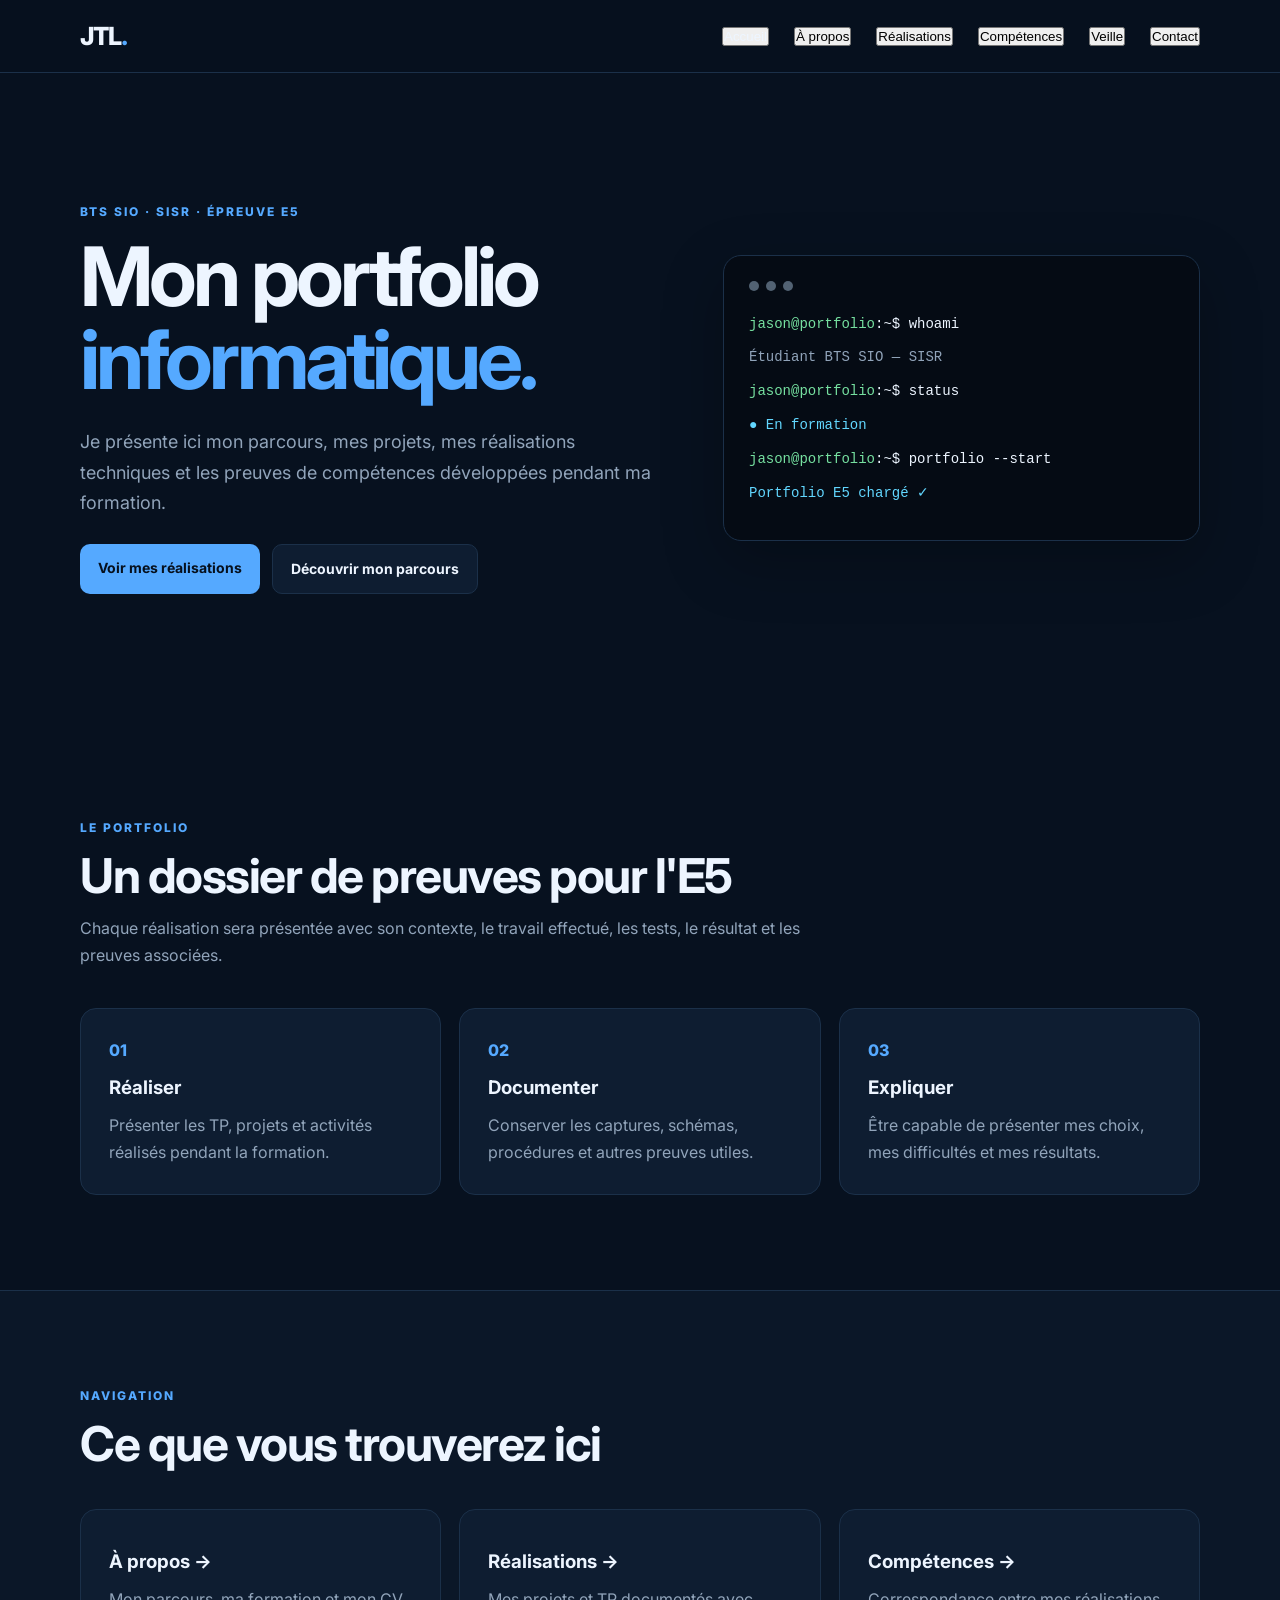
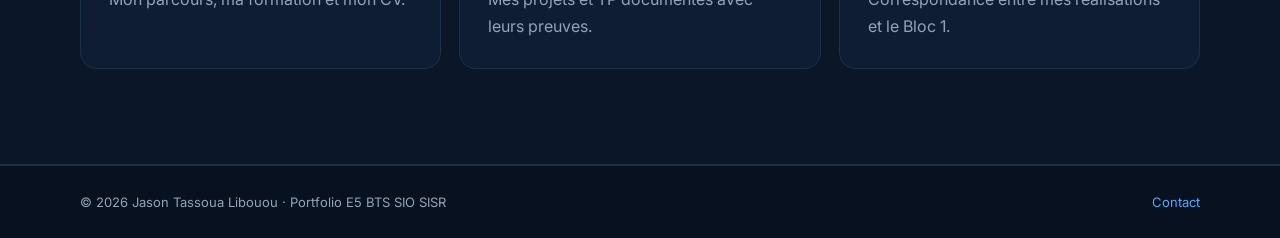
<file: portfolio_e5_veille_ia.html>
<!DOCTYPE html><html lang="fr"><head><meta charset="UTF-8"><meta name="viewport" content="width=device-width,initial-scale=1.0"><meta name="description" content="Portfolio E5 BTS SIO SISR"><title>Portfolio E5 | Jason Tassoua Libouou</title><style>@import url('https://fonts.googleapis.com/css2?family=Inter:wght@400;500;600;700;800&display=swap');
:root{--bg:#07111f;--bg2:#0b1728;--card:#0e1d31;--line:#1b3049;--text:#edf5ff;--muted:#91a4ba;--blue:#55a9ff;--cyan:#62d7ff;--max:1120px}
*{box-sizing:border-box;margin:0;padding:0}html{scroll-behavior:smooth}body{font-family:Inter,Arial,sans-serif;background:var(--bg);color:var(--text);line-height:1.7}a{color:inherit;text-decoration:none}.container{width:min(92%,var(--max));margin:auto}
.header{position:sticky;top:0;z-index:10;background:rgba(7,17,31,.9);backdrop-filter:blur(15px);border-bottom:1px solid var(--line)}.nav{min-height:72px;display:flex;align-items:center;justify-content:space-between}.logo{font-size:25px;font-weight:800;letter-spacing:-1px}.logo span{color:var(--blue)}.nav-links{display:flex;gap:25px}.nav-links a{color:var(--muted);font-size:14px;font-weight:600}.nav-links a:hover,.nav-links .active{color:var(--text)}.menu-btn{display:none;background:none;border:0;color:white;font-size:25px}
.hero{min-height:650px;display:grid;grid-template-columns:1.1fr .9fr;align-items:center;gap:60px}.eyebrow{color:var(--blue);font-size:12px;font-weight:800;letter-spacing:2px;text-transform:uppercase;margin-bottom:12px}.hero h1{font-size:clamp(48px,7vw,82px);line-height:1.02;letter-spacing:-4px}.hero h1 span{color:var(--blue)}.hero-text{max-width:650px;color:var(--muted);font-size:18px;margin:25px 0}.buttons{display:flex;gap:12px;flex-wrap:wrap}.btn{display:inline-block;padding:12px 18px;border-radius:10px;font-weight:700;font-size:14px}.primary{background:var(--blue);color:#06101d}.secondary{border:1px solid var(--line);background:var(--card)}
.terminal{background:#050b14;border:1px solid var(--line);border-radius:18px;padding:25px;box-shadow:0 20px 60px rgba(0,0,0,.25);font-family:monospace;font-size:14px}.terminal-top{display:flex;gap:7px;margin-bottom:22px}.terminal-top i{width:10px;height:10px;border-radius:50%;background:#526273}.terminal p{margin:10px 0}.green{color:#76e0a0}.blue{color:var(--cyan)}.muted{color:var(--muted)}
.section{padding:95px 0}.dark-section,.alt{background:var(--bg2);border-top:1px solid var(--line);border-bottom:1px solid var(--line)}.section-heading{max-width:720px;margin-bottom:38px}.section h2,.page-header h1{font-size:clamp(30px,5vw,48px);line-height:1.1;letter-spacing:-1.5px}.section-heading>p:last-child,.page-header>p:last-child{color:var(--muted);margin-top:12px}.cards{display:grid;gap:18px}.cards.three{grid-template-columns:repeat(3,1fr)}.card{background:var(--card);border:1px solid var(--line);border-radius:16px;padding:28px}.card h3{margin:8px 0}.card p{color:var(--muted)}.number{color:var(--blue);font-weight:800}.link-card{transition:.2s}.link-card:hover{transform:translateY(-4px);border-color:#315a82}
.page-header{padding:105px 0 55px}.page-header h1{font-size:clamp(45px,7vw,70px)}.two-col{display:grid;grid-template-columns:1.4fr .8fr;gap:60px}.two-col p{color:var(--muted);margin:14px 0}.info-box{background:var(--card);border:1px solid var(--line);border-radius:16px;padding:28px;height:max-content}.info-box p{margin:4px 0}.timeline{border-left:1px solid #29445f;margin-left:8px}.timeline-item{padding:0 0 35px 30px;position:relative}.timeline-item:before{content:"";position:absolute;left:-6px;top:9px;width:11px;height:11px;background:var(--blue);border-radius:50%}.timeline-item span{font-size:12px;color:var(--blue);font-weight:800;text-transform:uppercase}.timeline-item p{color:var(--muted)}.cv-section{display:flex;align-items:center;justify-content:space-between;gap:30px}
.notice{padding:18px 22px;background:#0b2036;border:1px solid #21496d;border-radius:12px;margin-bottom:30px;color:#c7d9ec}.realisation-grid{display:grid;grid-template-columns:repeat(3,1fr);gap:18px}.project-card{background:var(--card);border:1px solid var(--line);border-radius:16px;padding:28px;min-height:230px}.project-card h2{font-size:24px;margin:15px 0 10px}.project-card p{color:var(--muted)}.project-card a{display:inline-block;color:var(--blue);font-weight:700;margin-top:20px}.tag{font-size:11px;color:var(--blue);font-weight:800;letter-spacing:1px}
.detail{display:grid;grid-template-columns:1fr 1fr;gap:18px}.detail article{background:var(--card);border:1px solid var(--line);padding:30px;border-radius:16px}.detail h2{font-size:24px;margin:10px 0}.detail p{color:var(--muted)}.step{color:var(--blue);font-weight:800}
.skills-grid{display:grid;grid-template-columns:repeat(2,1fr);gap:18px}.skill{background:var(--card);border:1px solid var(--line);border-radius:16px;padding:30px}.skill>span{color:var(--blue);font-weight:800}.skill h2{font-size:23px;margin:9px 0}.skill p{color:var(--muted)}.skill-proof{border-top:1px solid var(--line);margin-top:18px;padding-top:14px;color:#c4d5e6;font-size:13px}
.table-wrap{overflow:auto;border:1px solid var(--line);border-radius:12px}table{width:100%;border-collapse:collapse;min-width:650px}th,td{text-align:left;padding:14px;border-bottom:1px solid var(--line)}th{background:#102238;font-size:12px;color:var(--blue)}td{color:var(--muted)}
.contact-grid{display:grid;grid-template-columns:repeat(3,1fr);gap:18px}.contact-card{background:var(--card);border:1px solid var(--line);border-radius:16px;padding:30px}.contact-card>span{font-size:24px;color:var(--blue)}.contact-card h2{margin:10px 0}.contact-card p{color:var(--muted)}
footer{border-top:1px solid var(--line);padding:25px 0}.footer-content{display:flex;justify-content:space-between;gap:20px;color:var(--muted);font-size:13px}.footer-content a{color:var(--blue)}
@media(max-width:800px){.menu-btn{display:block}.nav-links{display:none;position:absolute;top:72px;left:0;width:100%;padding:20px;background:var(--bg2);flex-direction:column;border-bottom:1px solid var(--line)}.nav-links.open{display:flex}.hero,.two-col,.detail{grid-template-columns:1fr}.cards.three,.realisation-grid,.skills-grid,.contact-grid{grid-template-columns:1fr}.hero{padding:70px 0}.terminal{margin-bottom:30px}.cv-section{display:block}.cv-section .btn{margin-top:20px}.hero h1{letter-spacing:-2px}.section{padding:70px 0}}

/* ===== VEILLE TECHNOLOGIQUE ===== */
.veille-topic{
  margin-top:18px;
  padding:22px 24px;
  background:linear-gradient(135deg,rgba(85,169,255,.10),rgba(98,215,255,.04));
  border:1px solid #28547d;
  border-radius:16px;
}
.veille-topic .label{
  display:block;
  margin-bottom:6px;
  color:var(--blue);
  font-size:11px;
  font-weight:800;
  letter-spacing:1.2px;
  text-transform:uppercase;
}
.veille-topic strong{font-size:20px;line-height:1.35}
.veille-list{margin-top:14px;display:grid;gap:10px}
.veille-list p{margin:0;color:var(--muted)}
.veille-list b{color:var(--text)}
.veille-section-title{margin:0 0 24px}
.veille-fiche{
  background:var(--card);
  border:1px solid var(--line);
  border-radius:18px;
  overflow:hidden;
}
.veille-fiche-head{
  padding:26px 28px;
  background:#0b2036;
  border-bottom:1px solid var(--line);
}
.veille-fiche-head .fiche-number{
  color:var(--cyan);
  font-size:12px;
  font-weight:800;
  letter-spacing:1.5px;
  text-transform:uppercase;
}
.veille-fiche-head h2{font-size:28px;margin:8px 0 12px}
.veille-meta{display:flex;gap:10px;flex-wrap:wrap}
.veille-meta span{
  padding:6px 10px;
  border:1px solid #294765;
  border-radius:999px;
  color:#bdd0e4;
  font-size:12px;
}
.veille-fiche-body{padding:30px 28px}
.veille-block{margin-bottom:28px}
.veille-block:last-child{margin-bottom:0}
.veille-block h3{font-size:18px;margin-bottom:10px}
.veille-block p{color:var(--muted);margin:0 0 12px}
.veille-block p:last-child{margin-bottom:0}
.veille-tags{display:flex;flex-wrap:wrap;gap:9px}
.veille-tag{
  padding:7px 10px;
  border-radius:8px;
  background:#102843;
  border:1px solid #234766;
  color:#bfe4ff;
  font-size:12px;
  font-weight:700;
}
.veille-source-link{
  display:inline-block;
  margin-top:8px;
  color:var(--blue);
  font-weight:700;
}
.veille-source-link:hover{text-decoration:underline}
.veille-conclusion{
  padding:18px 20px;
  border-left:3px solid var(--blue);
  background:#0a1a2d;
  border-radius:0 12px 12px 0;
}
@media(max-width:800px){
  .veille-fiche-head,.veille-fiche-body{padding:22px 20px}
  .veille-fiche-head h2{font-size:23px}
}

.page{display:none}.page.active{display:block}</style></head><body><header class="header"><nav class="nav container"><a class="logo" href="#" onclick="showPage('accueil');return false">JTL<span>.</span></a><button class="menu-btn" onclick="toggleMenu()">☰</button><div class="nav-links" id="nav"><button onclick="showPage('accueil')">Accueil</button><button onclick="showPage('apropos')">À propos</button><button onclick="showPage('realisations')">Réalisations</button><button onclick="showPage('competences')">Compétences</button><button onclick="showPage('veille')">Veille</button><button onclick="showPage('contact')">Contact</button></div></nav></header><main><section id="accueil" class="page">
  <section class="hero container">
    <div class="hero-content">
      <p class="eyebrow">BTS SIO · SISR · Épreuve E5</p>
      <h1>Mon portfolio<br><span>informatique.</span></h1>
      <p class="hero-text">
        Je présente ici mon parcours, mes projets, mes réalisations techniques
        et les preuves de compétences développées pendant ma formation.
      </p>
      <div class="buttons">
        <a class="btn primary" href="#" onclick="showPage('realisations');return false">Voir mes réalisations</a>
        <a class="btn secondary" href="#" onclick="showPage('a-propos');return false">Découvrir mon parcours</a>
      </div>
    </div>
    <div class="hero-card">
      <div class="terminal">
        <div class="terminal-top"><i></i><i></i><i></i></div>
        <p><span class="green">jason@portfolio</span>:~$ whoami</p>
        <p class="muted">Étudiant BTS SIO — SISR</p>
        <p><span class="green">jason@portfolio</span>:~$ status</p>
        <p class="blue">● En formation</p>
        <p><span class="green">jason@portfolio</span>:~$ portfolio --start</p>
        <p class="blue">Portfolio E5 chargé ✓</p>
      </div>
    </div>
  </section>

  <section class="section container">
    <div class="section-heading">
      <p class="eyebrow">Le portfolio</p>
      <h2>Un dossier de preuves pour l'E5</h2>
      <p>Chaque réalisation sera présentée avec son contexte, le travail effectué, les tests, le résultat et les preuves associées.</p>
    </div>
    <div class="cards three">
      <article class="card"><span class="number">01</span><h3>Réaliser</h3><p>Présenter les TP, projets et activités réalisés pendant la formation.</p></article>
      <article class="card"><span class="number">02</span><h3>Documenter</h3><p>Conserver les captures, schémas, procédures et autres preuves utiles.</p></article>
      <article class="card"><span class="number">03</span><h3>Expliquer</h3><p>Être capable de présenter mes choix, mes difficultés et mes résultats.</p></article>
    </div>
  </section>

  <section class="section dark-section">
    <div class="container">
      <div class="section-heading">
        <p class="eyebrow">Navigation</p>
        <h2>Ce que vous trouverez ici</h2>
      </div>
      <div class="cards three">
        <a class="card link-card" href="#" onclick="showPage('a-propos');return false"><h3>À propos →</h3><p>Mon parcours, ma formation et mon CV.</p></a>
        <a class="card link-card" href="#" onclick="showPage('realisations');return false"><h3>Réalisations →</h3><p>Mes projets et TP documentés avec leurs preuves.</p></a>
        <a class="card link-card" href="#" onclick="showPage('competences');return false"><h3>Compétences →</h3><p>Correspondance entre mes réalisations et le Bloc 1.</p></a>
      </div>
    </div>
  </section>
</section>
<section id="apropos" class="page">
<section class="page-header container"><p class="eyebrow">01 · À PROPOS</p><h1>Mon parcours</h1><p>Une présentation synthétique de mon parcours et de ma formation.</p></section>
<section class="section container two-col">
  <div><p class="eyebrow">Présentation</p><h2>Jason Tassoua Libouou</h2>
  <p>Je suis étudiant en deuxième année de <strong>BTS SIO</strong>, option <strong>SISR</strong>. Ce portfolio présente les compétences et les réalisations que je construis pendant ma formation.</p>
  <p>Mon objectif est de progresser dans le domaine informatique, notamment autour des systèmes, des réseaux et de la cybersécurité.</p></div>
  <div class="info-box"><h3>Formation</h3><p><strong>BTS SIO — SISR</strong></p><p>2ème année · 2026–2027</p><p>CFA ITIS · Évry</p></div>
</section>
<section class="section alt"><div class="container"><div class="section-heading"><p class="eyebrow">Parcours</p><h2>Formation & expériences</h2></div>
<div class="timeline">
  <div class="timeline-item"><span>Formation</span><h3>BTS SIO — SISR</h3><p>Deuxième année · CFA ITIS · 2026–2027</p></div>
  <div class="timeline-item"><span>Diplôme</span><h3>Bac Pro Systèmes Numériques</h3><p>Formation orientée systèmes numériques et informatique.</p></div>
  <div class="timeline-item"><span>Expériences</span><h3>Expériences professionnelles</h3><p>Expériences dans différents environnements professionnels, notamment en assistance, accueil, logistique et support technique.</p></div>
</div></div></section>
<section class="section container cv-section"><div><p class="eyebrow">CV</p><h2>Mon CV</h2><p>Ajoute ici ton CV PDF lorsque tu l'auras préparé.</p></div><a class="btn primary" href="#" onclick="alert('Ajoute ton fichier CV PDF puis remplace ce lien par cv.pdf'); return false;">CV PDF</a></section>
</section>
<section id="realisations" class="page">
<section class="page-header container"><p class="eyebrow">02 · RÉALISATIONS</p><h1>Mes réalisations</h1><p>Cette rubrique sera enrichie après chaque TP ou activité pertinente.</p></section>
<section class="section container">
<div class="notice"><strong>Réflexe E5 :</strong> à chaque TP, conserver les preuves utiles : captures importantes, schémas, procédures, tests et résultats.</div>
<div class="realisation-grid">
  <article class="project-card placeholder"><div class="tag">À COMPLÉTER</div><h2>TP / Projet 01</h2><p>Ajoute ici ton premier TP. Utilise la fiche détaillée ci-dessous comme structure.</p><a href="#" onclick="showPage('modele');return false">Voir le modèle →</a></article>
  <article class="project-card placeholder"><div class="tag">À COMPLÉTER</div><h2>TP / Projet 02</h2><p>Une nouvelle réalisation pourra être ajoutée ici.</p><a href="#" onclick="showPage('modele');return false">Voir le modèle →</a></article>
  <article class="project-card placeholder"><div class="tag">À COMPLÉTER</div><h2>TP / Projet 03</h2><p>Ajoute progressivement les projets réalisés pendant l'année.</p><a href="#" onclick="showPage('modele');return false">Voir le modèle →</a></article>
</div>
</section>
</section>
<section id="modele" class="page">
<section class="page-header container"><p class="eyebrow">FICHE E5</p><h1>Nom de la réalisation</h1><p>Remplace ce contenu par les informations de ton TP.</p></section>
<section class="section container detail">
  <article><span class="step">01</span><h2>Titre & contexte</h2><p><strong>Organisation :</strong> À compléter</p><p><strong>Situation :</strong> Où ? Pour qui ? Dans quel environnement ?</p></article>
  <article><span class="step">02</span><h2>Besoin & objectifs</h2><p>Quel problème fallait-il résoudre ? Quel résultat était attendu ?</p></article>
  <article><span class="step">03</span><h2>Environnement</h2><p>Matériels, systèmes d'exploitation, logiciels, services, technologies et réseau utilisés.</p></article>
  <article><span class="step">04</span><h2>Travail réalisé</h2><p>Décris les étapes que tu as personnellement réalisées et les choix effectués.</p></article>
  <article><span class="step">05</span><h2>Contribution personnelle</h2><p>Si le travail était en groupe, indique précisément ce que TU as fait.</p></article>
  <article><span class="step">06</span><h2>Difficultés</h2><p>Indique les problèmes rencontrés, le diagnostic effectué et les solutions apportées.</p></article>
  <article><span class="step">07</span><h2>Tests & résultat</h2><p>Explique comment tu as vérifié le fonctionnement et présente le résultat obtenu.</p></article>
  <article><span class="step">08</span><h2>Compétences & preuves</h2><p>Associe la réalisation aux compétences du Bloc 1 et ajoute les captures, schémas, tickets ou procédures utiles.</p></article>
</section>
</section>
<section id="competences" class="page">
<section class="page-header container"><p class="eyebrow">03 · COMPÉTENCES</p><h1>Bloc 1</h1><p>Les réalisations seront progressivement reliées aux compétences mobilisées.</p></section>
<section class="section container">
<div class="skills-grid">
<article class="skill"><span>01</span><h2>Gérer le patrimoine informatique</h2><p>Inventaire, comptes, équipements, licences et documentation.</p><div class="skill-proof">Réalisations liées : à compléter</div></article>
<article class="skill"><span>02</span><h2>Répondre aux incidents</h2><p>Tickets, diagnostic, assistance, résolution et traçabilité.</p><div class="skill-proof">Réalisations liées : à compléter</div></article>
<article class="skill"><span>03</span><h2>Développer la présence en ligne</h2><p>Site web, CMS, contenu, services et visibilité en ligne.</p><div class="skill-proof">Réalisations liées : portfolio</div></article>
<article class="skill"><span>04</span><h2>Travailler en mode projet</h2><p>Objectifs, planning, répartition, suivi et bilan.</p><div class="skill-proof">Réalisations liées : à compléter</div></article>
<article class="skill"><span>05</span><h2>Mettre à disposition un service</h2><p>Installer, configurer, tester, documenter et accompagner.</p><div class="skill-proof">Réalisations liées : à compléter</div></article>
<article class="skill"><span>06</span><h2>Développement professionnel</h2><p>Veille, portfolio, certifications, CV et projet professionnel.</p><div class="skill-proof">Réalisations liées : portfolio + veille</div></article>
</div>
</section>
<section class="section alt"><div class="container"><div class="section-heading"><p class="eyebrow">Tableau de suivi</p><h2>Réalisations ↔ compétences</h2><p>Complète ce tableau au fur et à mesure de l'année.</p></div>
<div class="table-wrap"><table><thead><tr><th>Réalisation</th><th>C1</th><th>C2</th><th>C3</th><th>C4</th><th>C5</th><th>C6</th></tr></thead><tbody><tr><td>Portfolio</td><td>—</td><td>—</td><td>✓</td><td>✓</td><td>—</td><td>✓</td></tr><tr><td>TP / Projet 01</td><td>À remplir</td><td>À remplir</td><td>À remplir</td><td>À remplir</td><td>À remplir</td><td>À remplir</td></tr></tbody></table></div></div></section>
</section>
<section id="veille" class="page">
<section class="page-header container">
  <p class="eyebrow">04 · VEILLE TECHNOLOGIQUE</p>
  <h1>L'IA dans les jeux vidéo</h1>
  <p>Suivi de l'évolution de l'intelligence artificielle et de son impact sur la création et l'expérience des jeux vidéo.</p>
</section>

<section class="section container two-col">
  <div>
    <p class="eyebrow">Mon sujet de veille</p>
    <h2>L'évolution de l'intelligence artificielle dans les jeux vidéo</h2>

    <div class="veille-topic">
      <span class="label">Problématique</span>
      <strong>Comment l'intelligence artificielle transforme-t-elle la création et l'expérience des jeux vidéo ?</strong>
    </div>

    <div class="veille-list">
      <p><b>Objectif :</b> suivre les nouvelles technologies d'IA utilisées dans le développement, les tests, la génération de contenu et l'expérience des joueurs.</p>
      <p><b>Début de la veille :</b> 22 septembre 2026</p>
      <p><b>Pourquoi ce sujet ?</b> L'IA prend une place de plus en plus importante dans les outils de création de jeux. Cette veille permet d'observer concrètement comment les méthodes de développement évoluent.</p>
    </div>
  </div>

  <aside class="info-box">
    <h3>Méthode de veille</h3>
    <p><strong>Sources suivies :</strong></p>
    <p>• Newsrooms et blogs officiels des studios</p>
    <p>• Sites des moteurs de jeu</p>
    <p>• Articles de presse spécialisée</p>
    <p>• Conférences et annonces techniques</p>
    <p style="margin-top:14px"><strong>Pour chaque information :</strong></p>
    <p>date → source → résumé → technologies → impact → évolution du sujet</p>
  </aside>
</section>

<section class="section alt">
  <div class="container">
    <div class="section-heading veille-section-title">
      <p class="eyebrow">Actualités suivies</p>
      <h2>Mes fiches de veille</h2>
      <p>Chaque fiche présente une information vérifiée et explique ce qu'elle apporte à l'évolution de mon sujet.</p>
    </div>

    <article class="veille-fiche">
      <header class="veille-fiche-head">
        <span class="fiche-number">Fiche n°1</span>
        <h2>Roblox fait évoluer l'IA vers un véritable assistant de développement</h2>
        <div class="veille-meta">
          <span>15 avril 2026</span>
          <span>Roblox Newsroom</span>
          <span>IA générative & agents IA</span>
        </div>
      </header>

      <div class="veille-fiche-body">
        <div class="veille-block">
          <h3>Résumé de l'information</h3>
          <p>Roblox a présenté de nouvelles fonctions d'intelligence artificielle intégrées à Roblox Studio et à Roblox Assistant. L'objectif est d'utiliser des agents IA capables d'accompagner les créateurs à plusieurs étapes du développement d'un jeu.</p>
          <p>L'IA peut participer à une boucle de travail organisée autour de trois grandes étapes : <strong>planifier, construire et tester</strong>. Le mode de planification peut analyser le code et le modèle de données d'un projet afin de produire un plan d'action détaillé et modifiable avant d'effectuer des changements.</p>
          <p>Roblox ajoute également des outils de génération de modèles et de contenu procédural ainsi qu'un agent de playtest capable d'analyser le jeu, de lire les journaux et de vérifier automatiquement certains comportements.</p>
          <p>Roblox indique que <strong>44 % des 1 000 créateurs les plus importants de la plateforme</strong> utilisaient déjà Roblox Assistant ou des outils d'IA tiers via MCP pour planifier, construire ou tester leurs jeux pendant la période étudiée.</p>
        </div>

        <div class="veille-block">
          <h3>Technologies concernées</h3>
          <div class="veille-tags">
            <span class="veille-tag">IA générative</span>
            <span class="veille-tag">Agents IA</span>
            <span class="veille-tag">Génération procédurale</span>
            <span class="veille-tag">Génération 3D</span>
            <span class="veille-tag">Tests automatisés</span>
            <span class="veille-tag">Analyse du code et des données</span>
          </div>
        </div>

        <div class="veille-block">
          <h3>Impact sur le gaming</h3>
          <p>Cette évolution peut accélérer certaines tâches de développement et réduire le temps consacré aux opérations répétitives. L'IA n'est plus seulement utilisée pour générer du contenu : elle peut désormais intervenir dans la préparation d'un projet, sa construction et sa phase de test.</p>
          <p>Pour les développeurs indépendants et les petites équipes, ces outils peuvent faciliter le prototypage et rendre certaines étapes techniques plus accessibles. Le développeur reste cependant indispensable pour définir l'idée, contrôler les résultats et prendre les décisions artistiques et techniques.</p>
        </div>

        <div class="veille-block">
          <h3>Évolution de mon sujet</h3>
          <div class="veille-conclusion">
            <p>Cette actualité montre le passage d'une IA utilisée comme simple outil d'assistance à une IA capable d'enchaîner plusieurs tâches dans le cycle de développement. La tendance dépasse Roblox : Unity présente également Unity 7 comme une plateforme conçue pour permettre aux créateurs et aux agents de programmation de collaborer tout au long du cycle de développement.</p>
          </div>
        </div>

        <div class="veille-block">
          <h3>Sources</h3>
          <p><strong>Source principale :</strong> Roblox, « Roblox Studio is Going Agentic », 15 avril 2026.</p>
          <a class="veille-source-link" href="https://about.roblox.com/fr/newsroom/2026/04/roblox-studio-going-agentic" target="_blank" rel="noopener">Consulter la publication Roblox →</a>
          <br>
          <a class="veille-source-link" href="https://unity.com/releases/unity-7" target="_blank" rel="noopener">Consulter la page Unity 7 →</a>
        </div>
      </div>
    </article>
  </div>
</section>
</section>
<section id="contact" class="page">
<section class="page-header container"><p class="eyebrow">05 · CONTACT</p><h1>Me contacter</h1><p>Mes informations professionnelles.</p></section>
<section class="section container contact-grid">
<div class="contact-card"><span>✉</span><h2>Email</h2><p>Ajoute ici ton adresse e-mail professionnelle.</p></div>
<div class="contact-card"><span>⌂</span><h2>GitHub</h2><p>Ajoute ici le lien vers ton profil GitHub.</p></div>
<div class="contact-card"><span>in</span><h2>LinkedIn</h2><p>Ajoute ici ton profil LinkedIn si tu en as un.</p></div>
</section>
</section></main><footer><div class="container footer-content"><p>© 2026 Jason Tassoua Libouou · Portfolio E5 BTS SIO SISR</p><a href="#" onclick="showPage('contact');return false">Contact</a></div></footer><script>function showPage(id){document.querySelectorAll('.page').forEach(p=>p.classList.remove('active'));const p=document.getElementById(id);if(p)p.classList.add('active');document.querySelectorAll('.nav-links button').forEach(b=>b.classList.remove('active'));const n={accueil:'Accueil',apropos:'À propos',realisations:'Réalisations',competences:'Compétences',veille:'Veille',contact:'Contact'};document.querySelectorAll('.nav-links button').forEach(b=>{if(b.textContent===n[id])b.classList.add('active')});document.getElementById('nav').classList.remove('open');window.scrollTo(0,0)}function toggleMenu(){document.getElementById('nav').classList.toggle('open')}showPage('accueil');</script></body></html>
</file>
